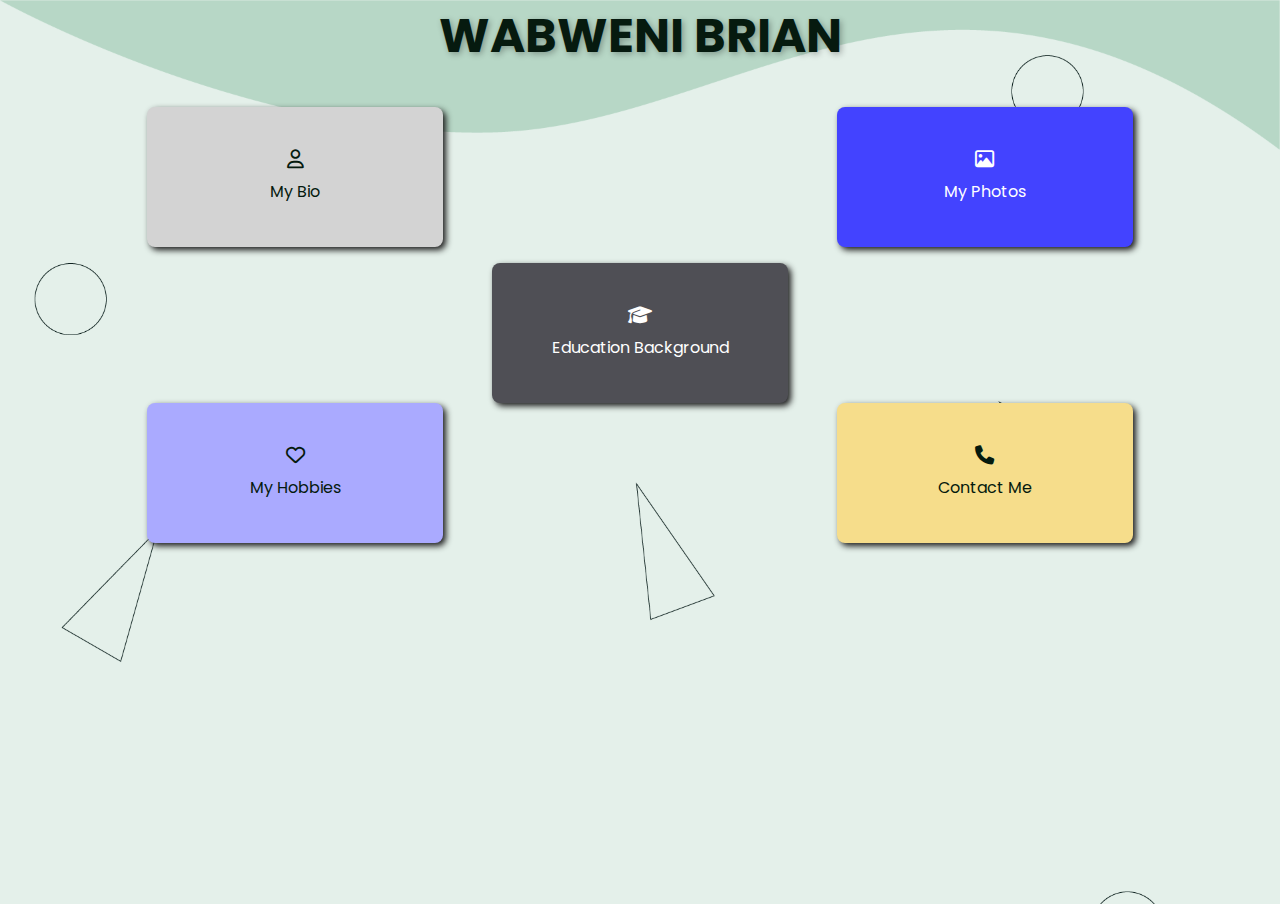
<file: index.html>
<!DOCTYPE html>
<html lang="en">

<head>
    <meta charset="UTF-8">
    <meta http-equiv="X-UA-Compatible" content="IE=edge">
    <meta name="viewport" content="width=device-width, initial-scale=1.0">
    <title>Wabweni Brian</title>
    <!-- Fonts -->
    <link rel="stylesheet" href="https://cdnjs.cloudflare.com/ajax/libs/font-awesome/6.1.1/css/all.min.css">
    <!-- Custom CSS styles -->
    <link rel="stylesheet" href="css/styles.css">

    <!-- Favicon -->
 <link rel="icon" href="images/favicon-16x16.png">
</head>

<body>
    <main>
        <h1 class="text-center">WABWENI BRIAN</h1>
        <div class="nav-container">
            <div class="row row-1">
                <div class="col bio">
                    <a href="bio.html"> <i class="far fa-user"></i> <span>My Bio</span> </a>
                </div>
                <div class="col profile-photo">
                    <a href="profile-photo.html"> <i class="far fa-image"></i><span> My Photos</span> </a>
                </div>
            </div>
            <div class="row row-2">
                <div class="col education">
                    <a href="education.html"> <i class="fa fa-graduation-cap"></i> <span> Education Background</span>
                    </a>
                </div>
            </div>
            <div class="row row-3">
                <div class="col hobbies">
                    <a href="hobbies.html"> <i class="far fa-heart"></i> <span>My Hobbies</span> </a>
                </div>
                <div class="col contact">
                    <a href="contact.html"> <i class="fa fa-phone"></i> <span>Contact Me</span> </a>
                </div>
            </div>
        </div>
    </main>
</body>

</html>
</file>
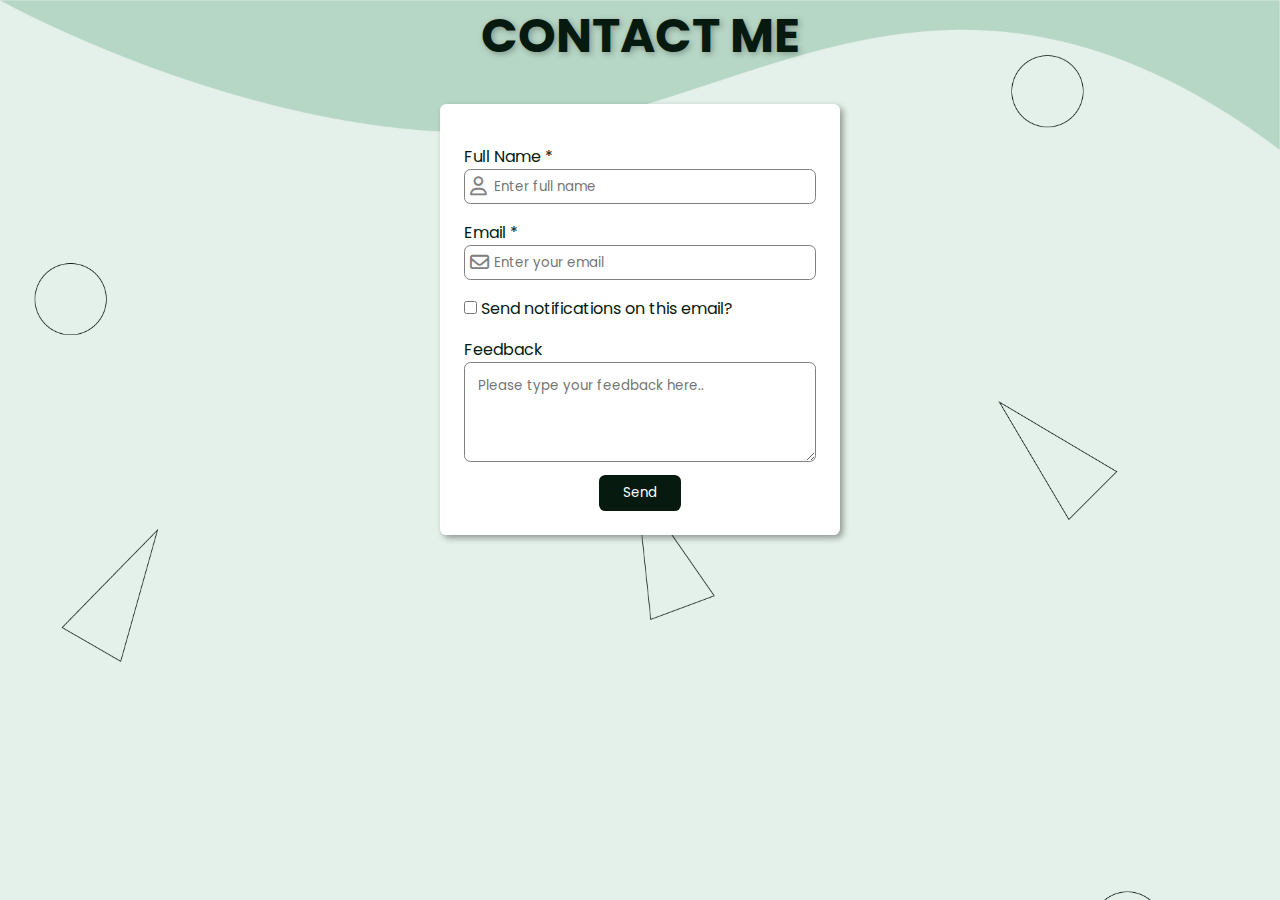
<file: contact.html>
<!DOCTYPE html>
<html lang="en">

<head>
    <meta charset="UTF-8">
    <meta http-equiv="X-UA-Compatible" content="IE=edge">
    <meta name="viewport" content="width=device-width, initial-scale=1.0">
    <title>Wabweni Brian | Contact</title>
    <!-- Fonts -->
   <link rel="stylesheet" href="https://cdnjs.cloudflare.com/ajax/libs/font-awesome/6.1.1/css/all.min.css">
    <!-- Custom CSS styles -->
    <link rel="stylesheet" href="css/styles.css">

    <!-- Favicon -->
 <link rel="icon" href="images/favicon-16x16.png">
</head>

<body>
    <main>
        <h1 class="text-center">CONTACT ME</h1>
        <div class="form-wrapper">
            <form action="">
                <label for="name">Full Name *</label>
                <div class="input-field">
                    <i class="far fa-user"></i>
                    <input type="text" name="name" id="name" placeholder="Enter full name">
                </div>
                <label for="email">Email *</label>
                <div class="input-field">
                    <i class="far fa-envelope"></i>
                    <input type="text" name="email" id="email" placeholder="Enter your email">
                </div>
                <label for="notifications"><input type="checkbox" name="notifications" id="notifications"> Send
                    notifications on this
                    email?</label>
                <label for="feedback">Feedback</label>
                <textarea name="" id="feedback"
                    placeholder="Please type your feedback here.."></textarea>

                    <button class="send">Send</button>
            </form>
        </div>
    </main>
</body>

</html>
</file>
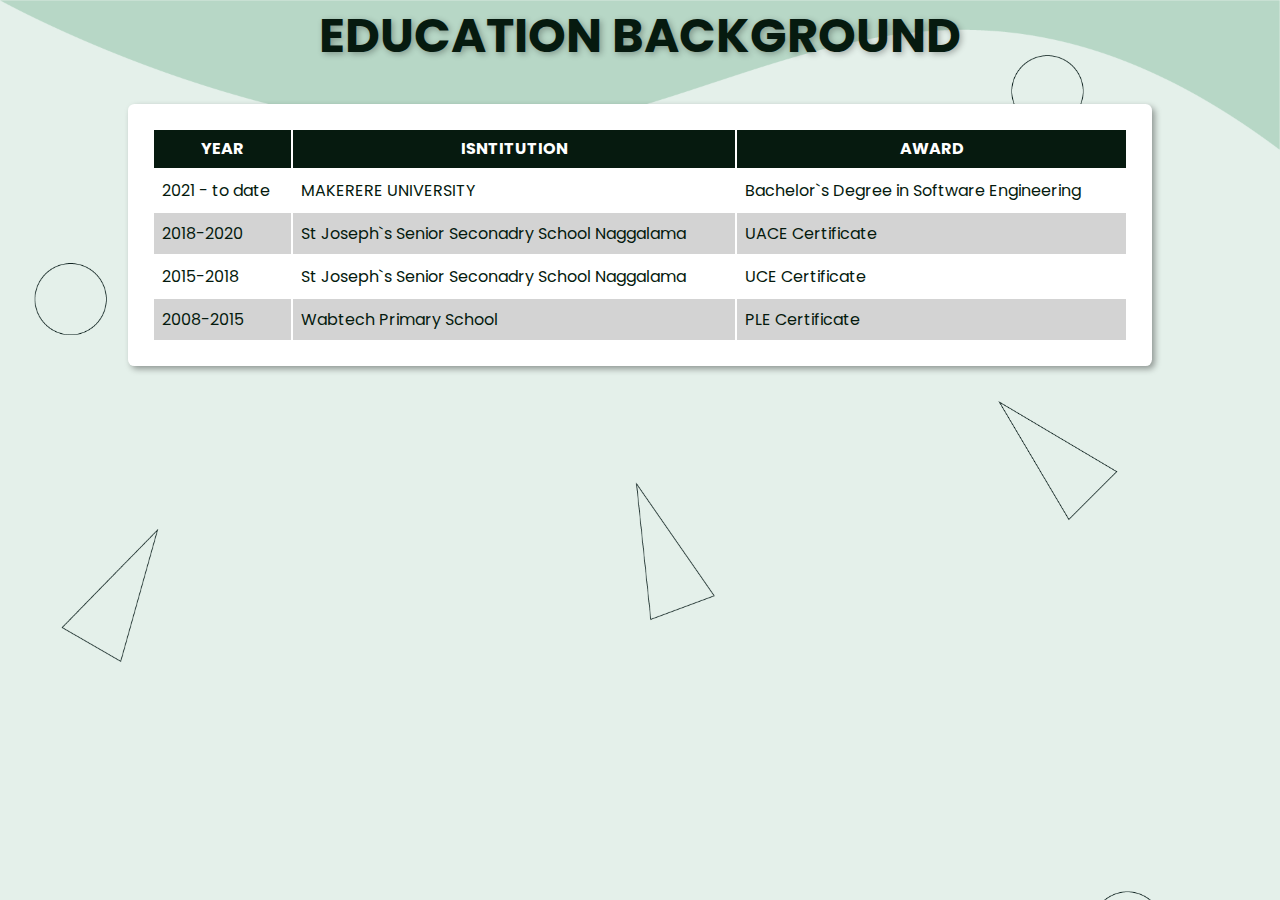
<file: education.html>
<!DOCTYPE html>
<html lang="en">

<head>
    <meta charset="UTF-8">
    <meta http-equiv="X-UA-Compatible" content="IE=edge">
    <meta name="viewport" content="width=device-width, initial-scale=1.0">
    <title>Wabweni Brian | Education</title>
    <!-- Fonts -->
    <link rel="stylesheet" href="https://cdnjs.cloudflare.com/ajax/libs/font-awesome/6.1.1/css/all.min.css">
    <!-- Custom CSS styles -->
    <link rel="stylesheet" href="css/styles.css">

    <!-- Favicon -->
 <link rel="icon" href="images/favicon-16x16.png">
</head>

<body>
    <main>
        <h1 class="text-center">EDUCATION BACKGROUND</h1>
        <div class="education-container">
            <table>
                <thead>
                    <tr>
                        <th>
                            YEAR
                        </th>
                        <th>
                            ISNTITUTION
                        </th>
                        <th>
                            AWARD
                        </th>
                    </tr>
                </thead>
                <tbody>
                    <tr>
                        <td>2021 - to date</td>
                        <td>MAKERERE UNIVERSITY</td>
                        <td>Bachelor`s Degree in Software Engineering</td>
                    </tr>
                    <tr>
                        <td>2018-2020</td>
                        <td>St Joseph`s Senior Seconadry School Naggalama</td>
                        <td>UACE Certificate</td>
                    </tr>
                    <tr>
                        <td>2015-2018</td>
                        <td>St Joseph`s Senior Seconadry School Naggalama</td>
                        <td>UCE Certificate</td>
                    </tr>
                    <tr>
                        <td>2008-2015</td>
                        <td>Wabtech Primary School</td>
                        <td>PLE Certificate</td>
                    </tr>
                </tbody>
            </table>
        </div>
    </main>
</body>

</html>
</file>
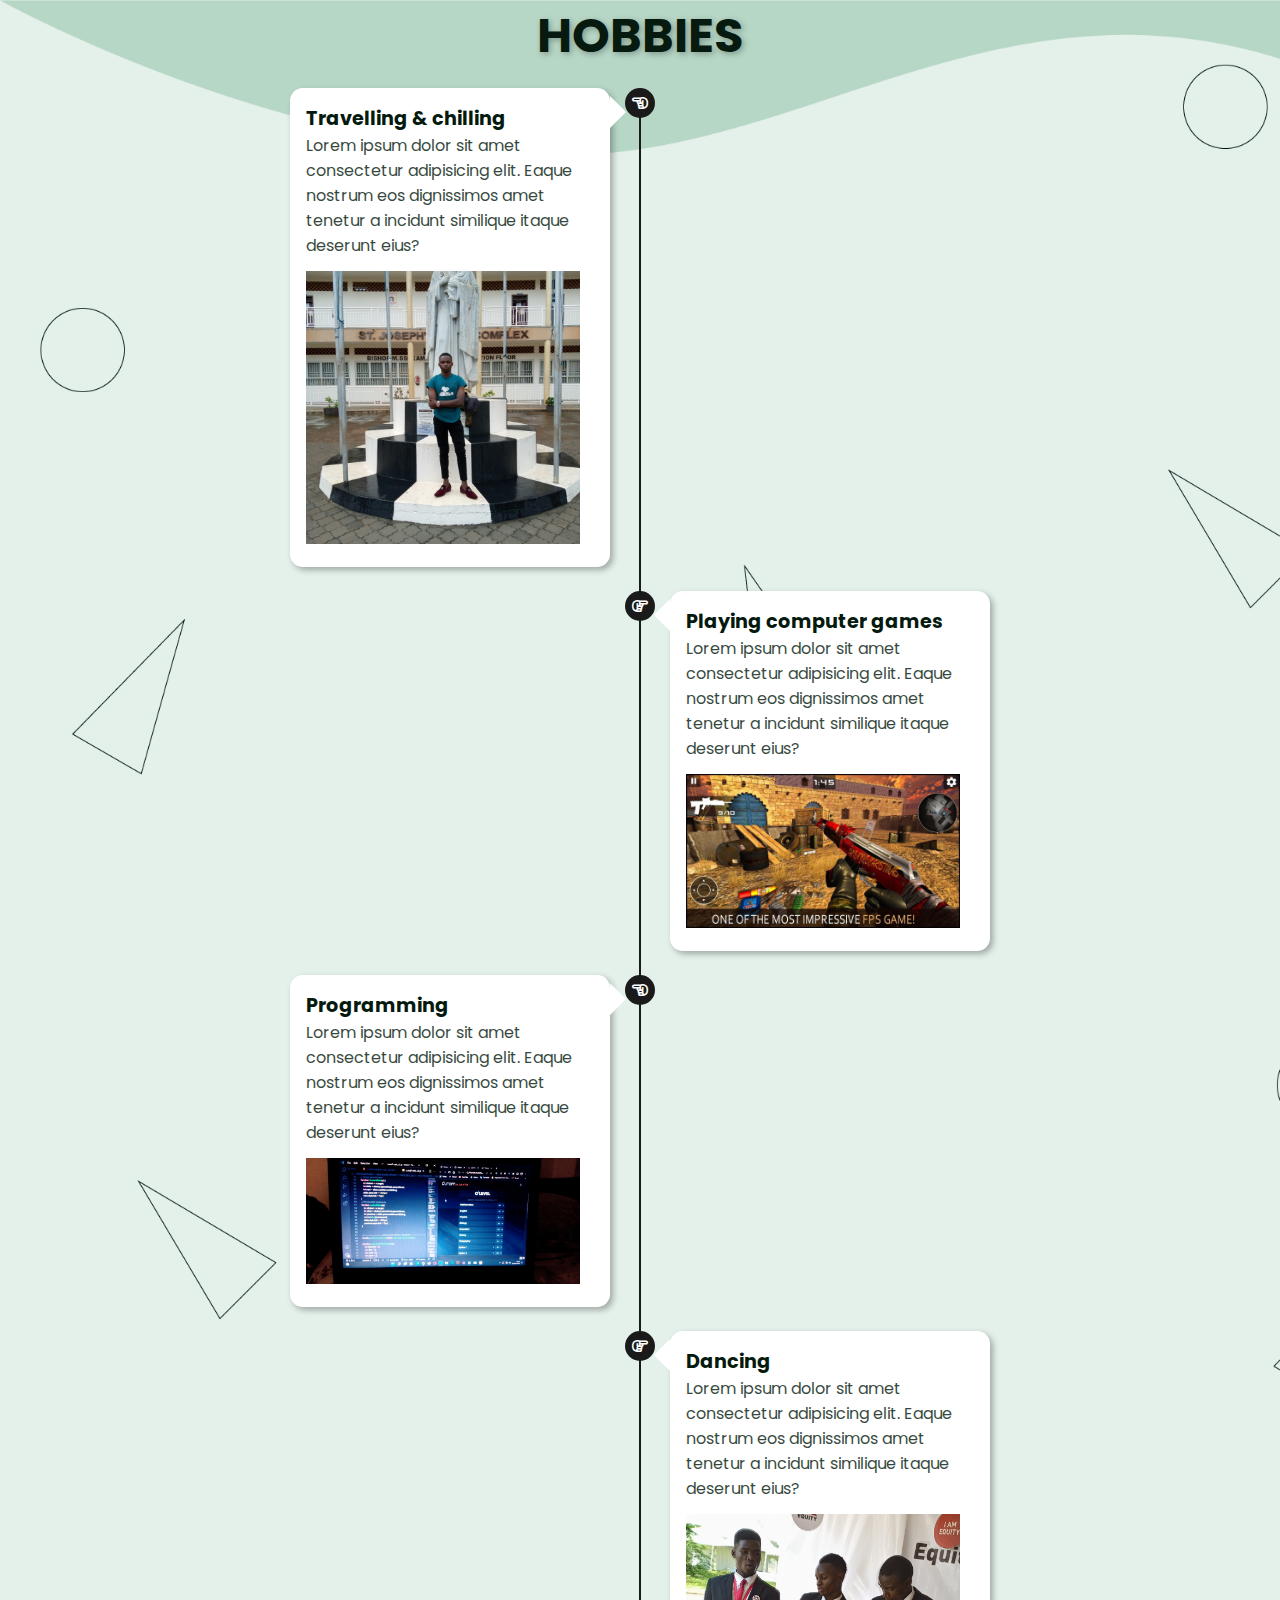
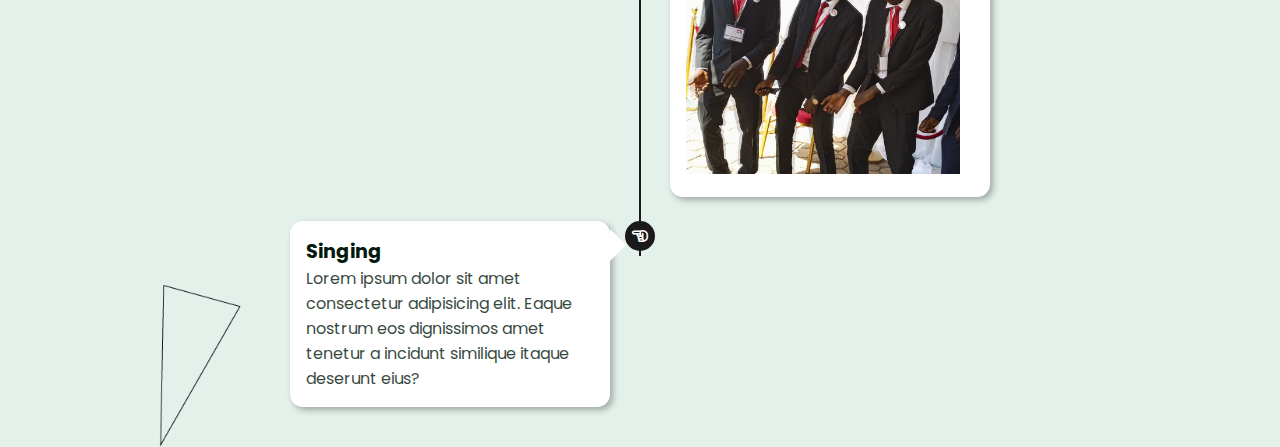
<file: hobbies.html>
<!DOCTYPE html>
<html lang="en">

<head>
    <meta charset="UTF-8">
    <meta http-equiv="X-UA-Compatible" content="IE=edge">
    <meta name="viewport" content="width=device-width, initial-scale=1.0">
    <title>Wabweni Brian | Hobbies</title>
    <!-- Fonts -->
      <link rel="stylesheet" href="https://cdnjs.cloudflare.com/ajax/libs/font-awesome/6.1.1/css/all.min.css">
    <!-- Custom CSS styles -->
    <link rel="stylesheet" href="css/styles.css">

    <!-- Favicon -->
 <link rel="icon" href="images/favicon-16x16.png">
</head>

<body>
    <main>
        <h1 class="text-center">HOBBIES</h1>
        <div class="hobbies-container">
            <div class="hobbies-timeline">
                <ul>
                    <li>
                        <h4>Travelling & chilling</h4>
                        <p>Lorem ipsum dolor sit amet consectetur adipisicing elit. Eaque nostrum eos dignissimos amet
                            tenetur a incidunt similique itaque deserunt eius?</p>
                        <div class="image">
                            <img src="images/IMG_20210519_222454_890.jpg" alt="">
                            <h4>Travelling & chilling</h4>
                        </div>

                    </li>
                    <li>
                        <h4>Playing computer games</h4>
                        <p>Lorem ipsum dolor sit amet consectetur adipisicing elit. Eaque nostrum eos dignissimos amet
                            tenetur a incidunt similique itaque deserunt eius?</p>
                        <div class="image">
                            <img src="images/-5942761379654120871_121.jpg" alt="">
                            <h4>Playing computer games</h4>
                        </div>

                    </li>
                    <li>
                        <h4>Programming</h4>
                        <p>Lorem ipsum dolor sit amet consectetur adipisicing elit. Eaque nostrum eos dignissimos amet
                            tenetur a incidunt similique itaque deserunt eius?</p>
                        <div class="image">
                            <img src="images/IMG_20220620_103401_842.jpg" alt="">
                            <h4>Programming</h4>
                        </div>

                    </li>
                    <li>
                        <h4>Dancing</h4>
                        <p>Lorem ipsum dolor sit amet consectetur adipisicing elit. Eaque nostrum eos dignissimos amet
                            tenetur a incidunt similique itaque deserunt eius?</p>
                        <div class="image">
                            <img src="images/IMG_20220107_142116_720~2.jpg" alt="">
                            <h4>Dancing</h4>
                        </div>

                    </li>
                    <li>
                        <h4>Singing</h4>
                        <p>Lorem ipsum dolor sit amet consectetur adipisicing elit. Eaque nostrum eos dignissimos amet
                            tenetur a incidunt similique itaque deserunt eius?</p>
                    </li>
                </ul>
            </div>
        </div>
    </main>
</body>

</html>
</file>
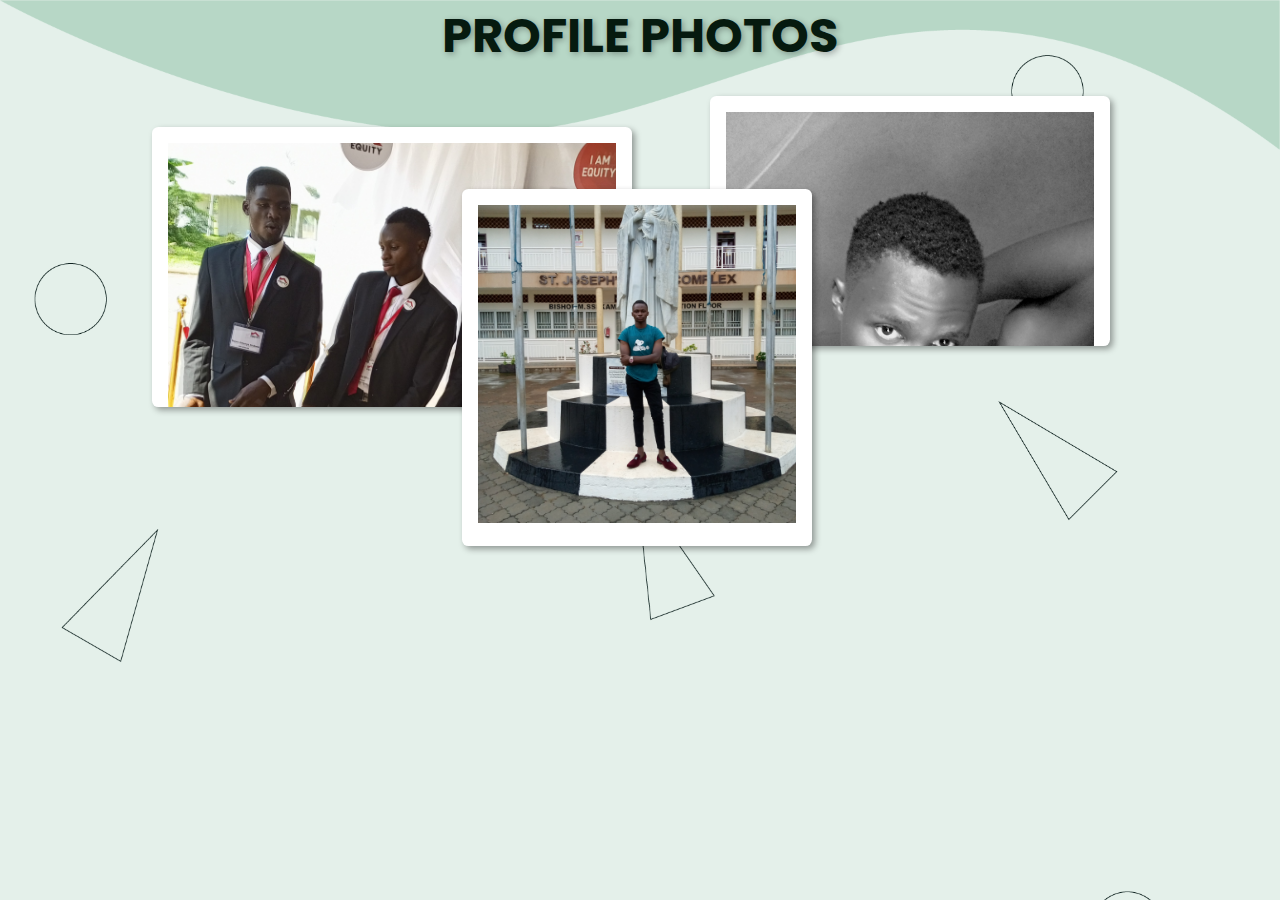
<file: profile-photo.html>
<!DOCTYPE html>
<html lang="en">

<head>
    <meta charset="UTF-8">
    <meta http-equiv="X-UA-Compatible" content="IE=edge">
    <meta name="viewport" content="width=device-width, initial-scale=1.0">
    <title>Wabweni Brian | Profile Photo</title>
    <!-- Fonts -->
    <link rel="stylesheet" href="https://cdnjs.cloudflare.com/ajax/libs/font-awesome/6.1.1/css/all.min.css">
    <!-- Custom CSS styles -->
    <link rel="stylesheet" href="css/styles.css">

    <!-- Favicon -->
    <link rel="icon" href="images/favicon-16x16.png">
</head>

<body>
    <main>
        <h1 class="text-center">PROFILE PHOTOS</h1>
        <div class="image-container">
            <div><img src="images/IMG_20220107_142116_720~2.jpg" alt=""></div>
            <div><img src="images/IMG_20211119_121515_207_1637313385955~2.jpg" alt=""></div>
            <div> <img src="images/IMG_20210519_222454_890.jpg" alt=""></div>

        </div>
    </main>
</body>

</html>
</file>
<file: css/styles.css>
/* Importing the Poppins font */
@import url('https://fonts.googleapis.com/css2?family=Poppins:wght@400&display=swap');


/* -----------------------------------General Styles----------------------------------------------------------------------------------------------- */
* {
  padding: 0;
  margin: 0;
  box-sizing: border-box;
}

body {
  font-family: "Poppins", sans-serif;
  color: #1a1a1a;
  background-color: rgba(183, 215, 198, 0.37);
  background-image: url("../images/bg-pattern1.png");
  background-repeat: no-repeat;
  background-size: cover;
  color: rgb(5, 26, 14);
}

a {
  text-decoration: none;
}

h4 {
  font-size: 1.2rem;
}

p {
  opacity: 0.8;
}

.text-center {
  text-align: center;
}

h1 {
  font-size: 3rem;
  color: rgb(6, 26, 15);
  text-shadow: 2px 2px 6px rgba(0, 0, 0, 0.3);
}

button {
  border: none;
  outline: none;
  font-family: inherit;
  cursor: pointer;
}

input,
textarea {
  outline: none;
  font-family: inherit;
}

img {
  width: 100%;
}

/*----------------------------------------------------------------------------/ End of General styles-------------------------------------------------------------------------------- */

/* ------------------------------------------------------------------------Custom styles----------------------------------------------------------------------------------------------- */

/*------------------------------------------------------------------------ Styles for the index page--------------------------------------------------------------------------- */

.nav-container {
  width: 80%;
  margin: 1rem auto;
  height: calc(100vh - 100px);
  padding: 1.2rem;
  text-align: calc();
}

/* Aligns the nav items on the same line */
.nav-container .row {
  display: flex;
  justify-content: space-between;
}

.nav-container .row .col {
  width: 30%;
  background-color: lightgray;
  height: 140px;
  margin-bottom: 1rem;
  display: grid;
  place-items: center;
  cursor: pointer;
  box-shadow: 3px 3px 6px #1a1a1a;
  border-radius: 0.5rem;
  text-align: center;
}

.nav-container .row-2 .col {
  margin: auto;
}

.nav-container .row .col a {
  display: flex;
  flex-direction: column;
  align-items: center;
  justify-content: center;
  color: inherit;
  padding: 1rem;
}

.nav-container .row .col a i {
  font-size: 1.2rem;
  margin-bottom: 0.6rem;
}

.nav-container .row .col a span {
  word-wrap: break-word;
}

.nav-container .row .profile-photo {
  background-color: rgb(67, 67, 255);
  color: #fff;
}

.nav-container .row .hobbies {
  background-color: rgb(170, 170, 255);
}

.nav-container .row .contact {
  background-color: rgb(246, 221, 139);
}

.nav-container .row .education {
  background-color: rgb(79, 79, 85);
  color: #fff;
}

.nav-container .row .bio:hover {
  background-color: rgb(168, 168, 168);
}

.nav-container .row .profile-photo:hover {
  background-color: rgb(44, 44, 255);
}

.nav-container .row .hobbies:hover {
  background-color: rgb(133, 133, 255);
}

.nav-container .row .contact:hover {
  background-color: rgb(255, 222, 113);
}

.nav-container .row .education:hover {
  background-color: rgb(44, 44, 47);
  color: #fff;
}

/*------------------------------------------------------------------------ /End of Styles for the index page--------------------------------------------------------------------------- */

/*------------------------------------------------------------------------ Styles for the bio page--------------------------------------------------------------------------- */
section.hero-section {
  width: 85%;
  margin: 2rem auto;
  display: grid;
  grid-template-columns: repeat(2, 1fr);
  justify-content: center;
  align-items: center;
  column-gap: 1rem;
}

section.hero-section .hero-text h1 {
  font-size: 2.5rem;
}

section.hero-section .hero-text h1 span {
  position: relative;
  z-index: 1;
}

section.hero-section .hero-text h1 span::before {
  position: absolute;
  content: "";
  width: 100%;
  height: 5px;
  background-color: orangered;
  bottom: 0.5rem;
  left: 0;
  border-radius: 50%;
  z-index: -1;
}

section.hero-section .hero-text p {
  opacity: 0.9;
  margin: 1rem 0;
}

section.hero-section .hero-image img {
  width: 80% !important;
}

section.hero-section button {
  background-color: orangered;
  padding: 0.4rem 1rem;
  color: #fff;
  border-radius: 0.4rem;
}

section.hero-section button:hover {
  background-color: rgb(195, 52, 0);
}
/*------------------------------------------------------------------------ /End of Styles for the bio page--------------------------------------------------------------------------- */

/*------------------------------------------------------------------------ Styles for the contact page--------------------------------------------------------------------------- */

.form-wrapper {
  max-width: 400px;
  width: 90%;
  margin: 2rem auto;
  background-color: #fff;
  box-shadow: 3px 3px 6px rgba(0, 0, 0, 0.37);
  border-radius: 0.4rem;
  padding: 1.5rem;
}

.form-wrapper label {
  display: block;
  margin-top: 1rem;
}

.form-wrapper .input-field {
  position: relative;
  width: 100%;
  height: 35px;
}

.form-wrapper .input-field input,
.form-wrapper textarea {
  width: 100%;
  height: 100%;
  padding: 0 1.8rem;
  border: 1px solid gray;
  color: inherit;
  border-radius: 0.4rem;
}

.form-wrapper .input-field input:focus,
.form-wrapper textarea:focus {
  border: 1px solid rgb(0, 109, 49);
  box-shadow: 2px 2px 3px rgba(0, 155, 75, 0.609),
    -2px -2px 3px rgba(0, 155, 75, 0.609);
}

.form-wrapper .input-field i {
  position: absolute;
  font-size: 1.2rem;
  color: gray;
  top: 0.5rem;
  left: 0.4rem;
}

.form-wrapper textarea {
  height: 100px;
  padding: 0.8rem;
}

.form-wrapper button.send {
  display: block;
  margin: auto;
  background-color: rgb(6, 26, 15);
  color: #fff;
  padding: 0.5rem 1.5rem;
  border-radius: 0.4rem;
  margin-top: 0.4rem;
  transition: background-color 0.3s ease;
}

.form-wrapper button.send:hover {
  background-color: rgb(11, 44, 26);
}

/*------------------------------------------------------------------------ /End of Styles for the contact page--------------------------------------------------------------------------- */

/*------------------------------------------------------------------------ Styles for the education page--------------------------------------------------------------------------- */

.education-container {
  width: 80%;
  margin: 2rem auto;
  background-color: #fff;
  box-shadow: 3px 3px 6px rgba(0, 0, 0, 0.37);
  border-radius: 0.4rem;
  padding: 1.5rem;
}

.education-container table {
  width: 100%;
}

.education-container table thead tr {
  background-color: rgb(6, 26, 15);
  color: #fff;
}

.education-container table thead tr th {
  padding: 0.4rem;
}

.education-container table tbody tr td {
  padding: 0.5rem;
}

.education-container table tbody tr:nth-child(even) {
  background-color: lightgray;
}

/*------------------------------------------------------------------------ /End of Styles for the education page--------------------------------------------------------------------------- */

/*------------------------------------------------------------------------ Styles for the profile-photo n page--------------------------------------------------------------------------- */

.image-container {
  width: 80%;
  margin: auto;
  padding: 1.5rem;
  gap: 1rem;
  display: grid;
  grid-template-columns: repeat(16, minmax(0, 1fr));
  grid-template-rows: repeat(16, minmax(0, 1fr));
  overflow: hidden;
}

.image-container div {
  background-color: #fff;
  box-shadow: 3px 3px 6px rgba(0, 0, 0, 0.37);
  padding: 1rem;
  cursor: pointer;
  border-radius: 0.4rem;
  overflow: hidden;
  object-fit: cover;
}

.image-container div:nth-child(1) {
  height: 280px;
  grid-column: 1/9;
  grid-row: 2/12;
}

.image-container div:nth-child(2) {
  height: 250px;
  width: 400px;
  grid-column: 10/12;
  grid-row: 1/10;
}

.image-container div:nth-child(3) {
  width: 350px;
  grid-column: 6/15;
  grid-row: 4/16;
}

.image-container div:hover img {
  transition: all 0.2s ease-in-out;
}

.image-container div:hover img {
  transform: scale(1.5);
}
/*------------------------------------------------------------------------ /End of Styles for the profile-photo page--------------------------------------------------------------------------- */

/*------------------------------------------------------------------------ Styles for the hobbies page--------------------------------------------------------------------------- */
/* hobbies-container that wrappers all the content */
.hobbies-container {
  width: 50%;
  margin: 1rem auto;
  display: flex;
  justify-content: center;
  align-items: center;
}

.hobbies-timeline {
  position: relative;
  height: auto;
}

/* Add the line separating the odd and even hobbies */
.hobbies-timeline::before {
  position: absolute;
  content: " ";
  height: 91%;
  width: 2px;
  background-color: #1a1a1a;
  left: 50%;
  transform: translateX(-50%);
}

.hobbies-timeline ul li {
  list-style: none;
  background-color: #fff;
  border-radius: 0.8rem;
  padding: 1rem;
  margin-bottom: 1.5rem;
  box-shadow: 3px 3px 6px rgba(0, 0, 0, 0.3);
  width: 50%;
  position: relative;
  cursor: pointer;
}

/* Make all the odd hobbies float left and nothing on their right*/
.hobbies-timeline ul li:nth-child(odd) {
  float: left;
  clear: right;
  transform: translateX(-30px);
}

/* Make all the even hobbies float right and nothing on their left*/
.hobbies-timeline ul li:nth-child(even) {
  float: right;
  clear: left;
  transform: translateX(30px);
}

/* Adds the hand icon pointing to the hobby */
.hobbies-timeline ul li::before {
  position: absolute;
  content: "";
  height: 30px;
  width: 30px;
  border-radius: 50%;
  background-color: #1a1a1a;
  color: #fff;
  font-family: "fontawesome";
  display: grid;
  place-items: center;
  line-height: 30px;
}

/* Add the pointer on the li container */
.hobbies-timeline ul li::after {
  position: absolute;
  content: "";
  border-width: 16px;
  border-style: solid;
}

.hobbies-timeline ul li:nth-child(odd)::after {
  top: 0.5rem;
  right: -2rem;
  border-color: transparent transparent transparent rgb(255, 255, 255);
}

.hobbies-timeline ul li:nth-child(even)::after {
  top: 0.5rem;
  left: -2rem;
  border-color: transparent #ffffff transparent transparent;
}

/* This adds the icon on the odd hobbies pseudo element */
.hobbies-timeline ul li:nth-child(odd):before {
  content: "\f0a5";
  top: 0;
  right: -45px;
}

/* This adds the icon on the even hobbies pseudo element */
.hobbies-timeline ul li:nth-child(even):before {
  content: "\f0a4";
  top: 0;
  left: -45px;
}

/* Change background of the pseudo element when list in hovered */
.hobbies-timeline ul li:hover::before {
  background-color: rgb(0, 116, 52);
}

.image {
  width: 95%;
  cursor: pointer;
  overflow: hidden;
  margin-top: 0.8rem;
  position: relative;
}

.image h4 {
  position: absolute;
  top: 20%;
  left: 15%;
  transform: translateY(-300px);
  background-color: rgba(137, 200, 167, 0.712);
  padding: 1rem;
  transition: transform 0.5s ease-in-out;
}

.image img {
  width: 100%;
  transition: transform 0.5s ease-in-out;
}

/* When the image is hovered, zoom the image */
.image:hover img {
  transform: scale(1.5);
}

/* When the image is hovered, show the h4 */
.image:hover h4 {
  transform: translateY(0);
}

/*------------------------------------------------------------------------/ End of Styles for the hobbies page--------------------------------------------------------------------------- */

/*----------------------------------------------------------------- MEDIA QUERIES------------------------------------------------------ */

/* These styles apply for screens with a max width of 1024px */
@media (max-width: 1024px) {
  .hobbies-container {
    width: 70%;
  }

  .image-container {
    width: 90%;
  }
}

/* These styles apply for screens with a max width of 768px */
@media (max-width: 768px) {
  .image-container {
    grid-template-columns: 1fr;
    grid-template-rows: 1fr;
  }

  .image-container div:nth-child(1) {
    grid-column: 1/16;
    grid-row: 1/6;
    height: 100%;
  }

  .image-container div:nth-child(2) {
    width: 100%;
    grid-column: 1/16;
    grid-row: 6/12;
    height: 100%;
  }

  .image-container div:nth-child(3) {
    grid-column: 1/16;
    grid-row: 12/16;
    width: 100%;
  }
}

/* These styles apply for screens with a max width of 600px */
@media (max-width: 600px) {
  body {
    background-size: contain;
  }

  .nav-container {
    width: 90%;
  }

  .nav-container .row {
    flex-direction: column;
    justify-content: center;
    align-items: center;
  }

  .nav-container .row .col {
    width: 100%;
    margin-top: 0.5rem;
  }

  .nav-container .row .col a {
    padding: 0;
  }

  h1 {
    font-size: 2rem;
  }
  .hobbies-container {
    width: 80%;
  }
  .hobbies-timeline ul li {
    display: block;
    width: 100%;
    transform: translateX(0);
  }

  section.hero-section {
    text-align: center;
    grid-template-columns: 1fr;
  }

  section.hero-section .hero-image img {
    width: 100% !important;
  }
}
</file>
